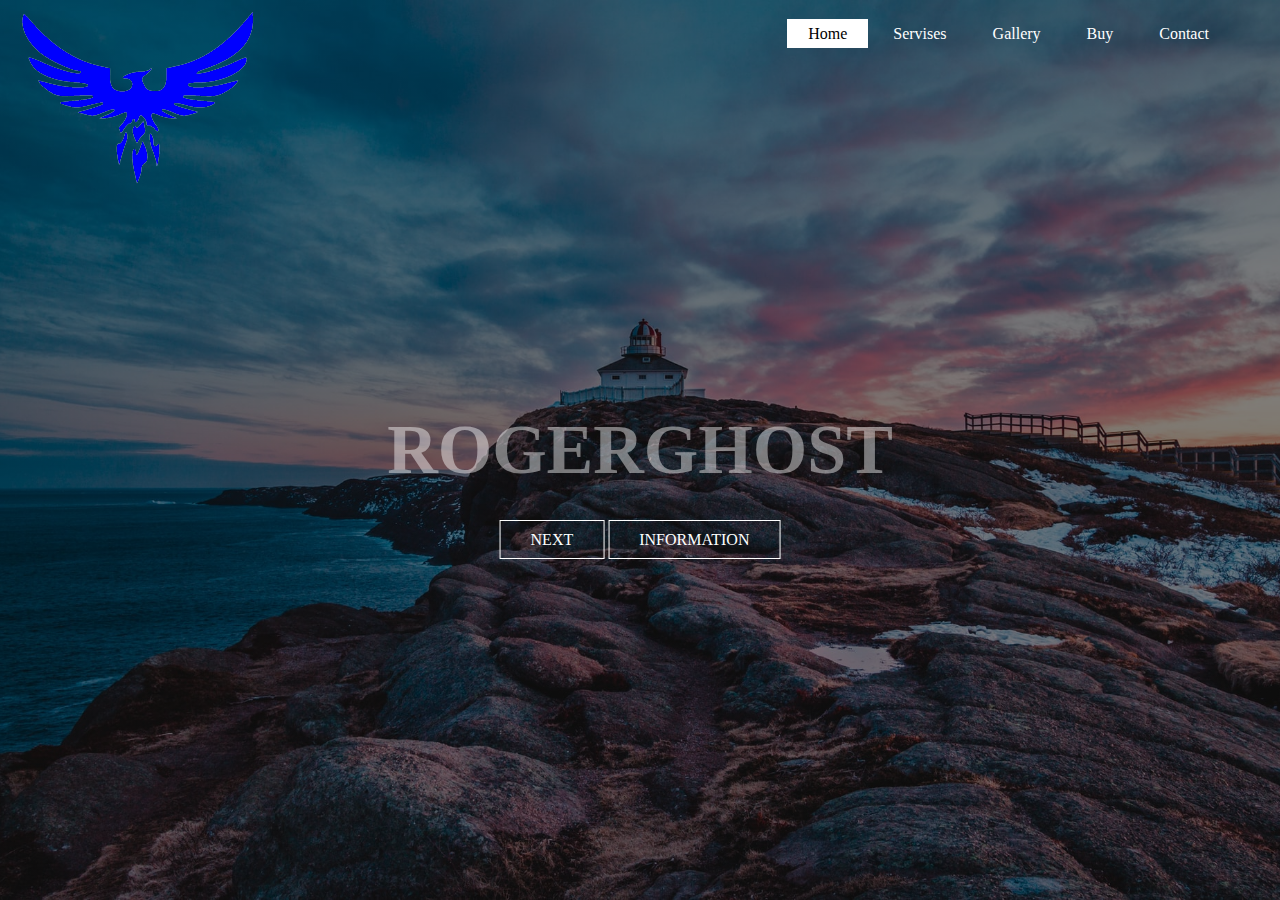
<file: index.html>
<!DOCTYPE html>
<html>
<head>
    <title>ROGERGHOST</title>
    <link rel="stylesheet" type="text/css" href="css/style.css">
</head>
<body>
  <header>
      <div class="main">
          <div class="logo">
              <img src="logo.png">
          </div>
          <ul>
              <li class="active"><a href="index.html">Home</a></li>
              <li><a href="servises.html">Servises</a></li>
              <li><a href="gallery.html">Gallery</a></li>
              <li><a href="about.html">Buy</a></li>
              <li><a href="contact.html">Contact</a></li>
          </ul>
      </div>
      <div class="title">
          <h1>ROGERGHOST</h1>
              </div>

              <div class="button">
                <a href="#" class="btn">NEXT</a>
                <a href="#" class="btn">INFORMATION</a>
            </div>
  </header> 
</body>
</html>
</file>
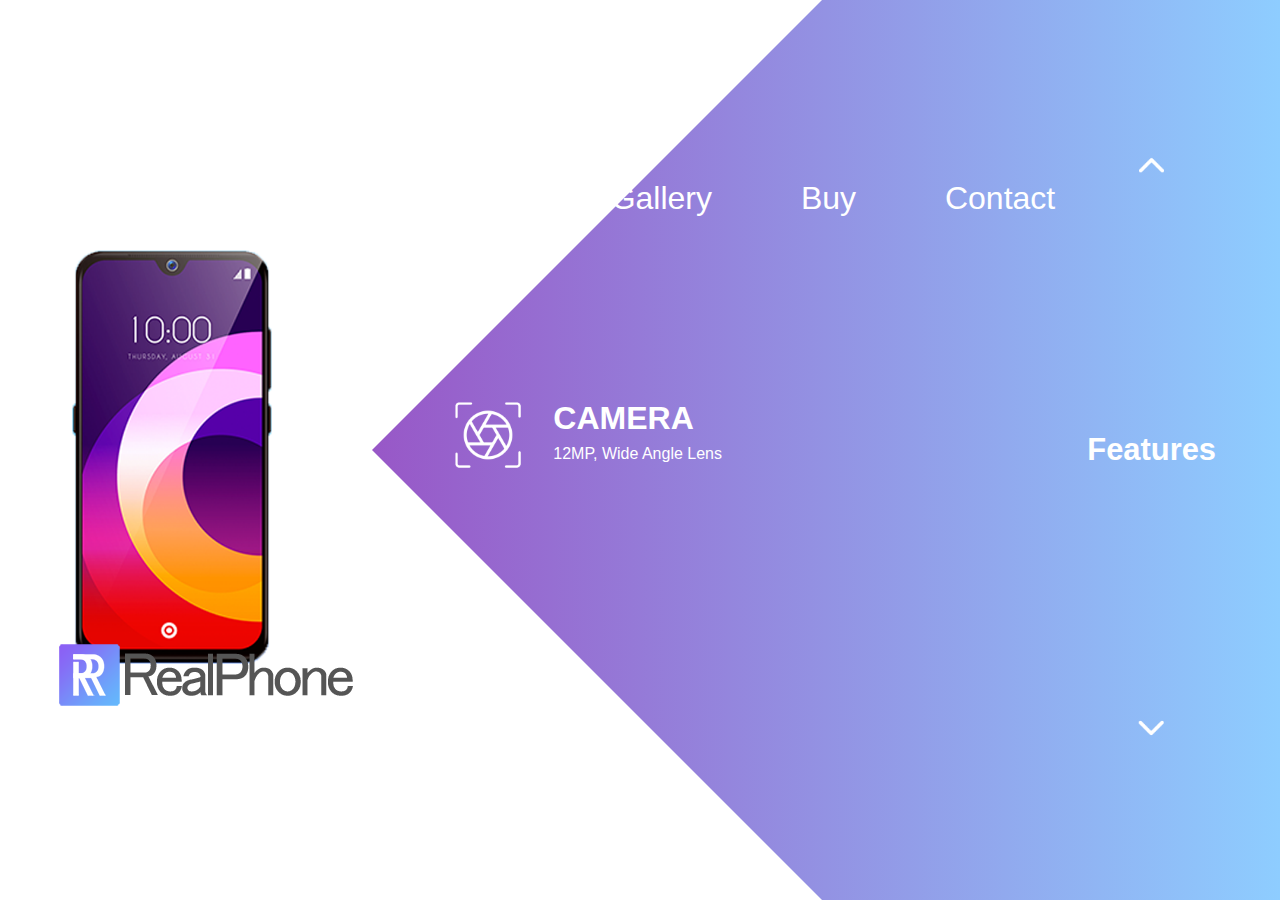
<file: about.html>
<!DOCTYPE html>
<html>

<head>
    <title>ROGERGHOST</title>
    <link rel="stylesheet" type="text/css" href="css/about.css">
    <!-- <link rel="stylesheet" href="css/style.css"> -->
</head>

<body>
    <!-- <header> -->
    <div class="main">
        <!-- <div class="logo">
              <img src="logo.png">
          </div> -->
        <nav>
            <div class="logo2">
                <img src="images/images/logo.png">
            </div>
            <div class="nav-links">
                <ul>
                    <li><a href="index.html">Home</a></li>
                    <li><a href="servises.html">Servises</a></li>
                    <li><a href="gallery.html">Gallery</a></li>
                    <li class="active"><a href="about.html">Buy</a></li>
                    <li><a href="contact.html">Contact</a></li>
                </ul>
            </div>
        </nav>

        <div class="information">
            <div class="overlay"></div>
            <img src="images/images/mobile.png" class="mobile" alt="">
            <div id="circle">
                <div class="feature one xyz">
                    <img src="images/images/camera.png" alt="">
                    <div>
                        <h1>CAMERA</h1>
                        <p>12MP, Wide Angle Lens</p>
                    </div>
                </div>
                <div class="feature two">
                    <img src="images/images/processor.png" alt="">
                    <div>
                        <h1>PROCESSOR</h1>
                        <p>Snapdragon 888</p>
                    </div>
                </div>
                <div class="feature three">
                    <img src="images/images/display.png" alt="">
                    <div>
                        <h1>DISPLAY</h1>
                        <p>6.5" Amoled screen</p>
                    </div>
                </div>
                <div class="feature four">
                    <img src="images/images/battery.png" alt="">
                    <div>
                        <h1>BATTERY</h1>
                        <p>5000mah, fast charging</p>
                    </div>
                </div>
            </div>
        </div>

        <div class="controls">
            <img src="images/images/arrow.png" id="upbtn" alt="">
            <h3>Features</h3>
            <img src="images/images/arrow.png" id="downbtn" alt="">
        </div>

    </div>

    <script>
        var circle = document.getElementById("circle");
        var upbtn = document.getElementById("upbtn");
        var downbtn = document.getElementById("downbtn");

        var rotateValue = circle.style.transform;
        var rotateSum;


        upbtn.onclick = function () {
            rotateSum = rotateValue + "rotate(-90deg)";
            circle.style.transform = rotateSum;
            rotateValue = rotateSum;
        }

        downbtn.onclick = function () {
            rotateSum = rotateValue + "rotate(90deg)";
            circle.style.transform = rotateSum;
            rotateValue = rotateSum;
        }
    </script>
    <!-- </header>  -->
</body>

</html>
</file>
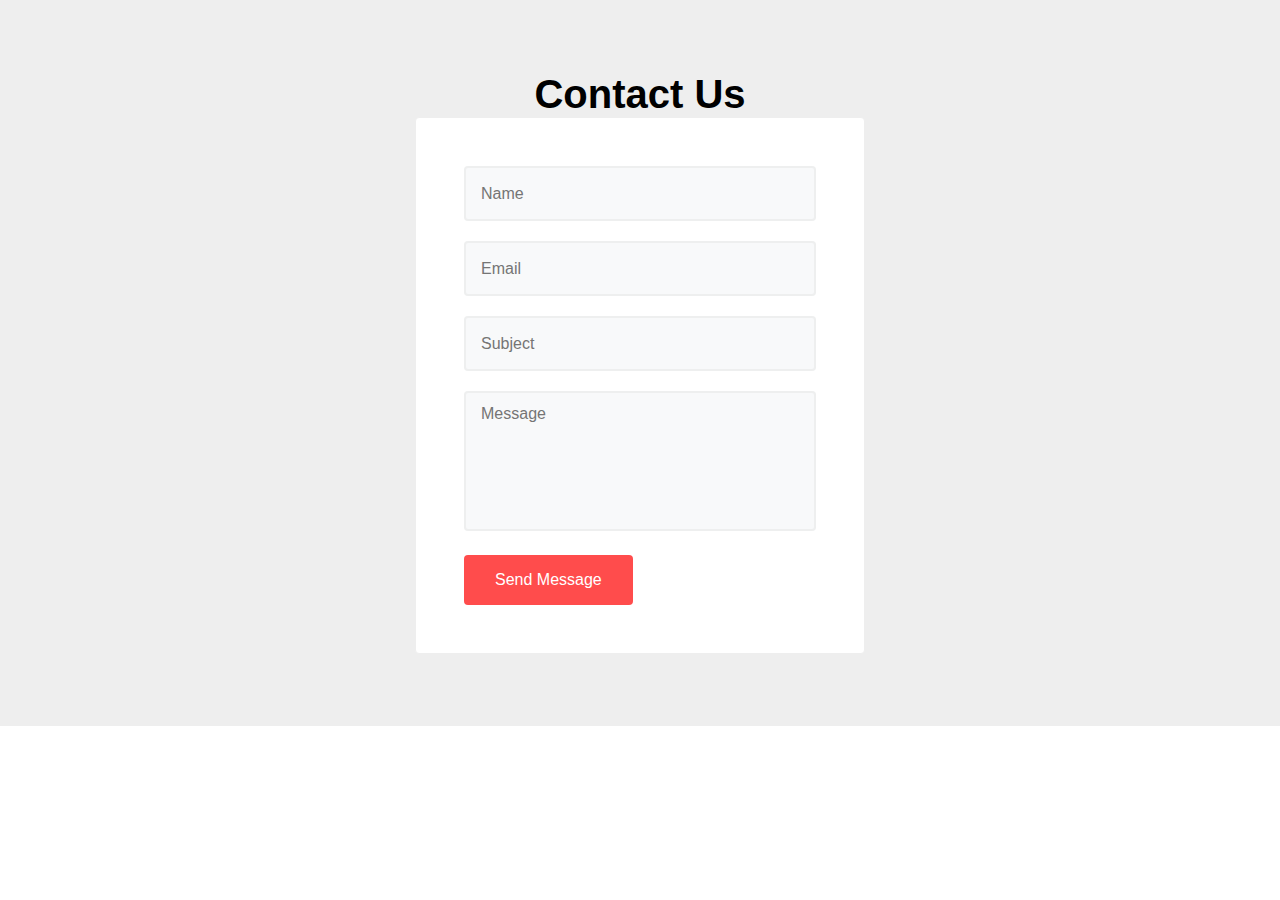
<file: contact.html>
<!DOCTYPE html>
<html lang="en">

<head>
  <meta charset="UTF-8">
  <meta name="viewport" content="width=device-width, initial-scale=1.0">
  <meta http-equiv="X-UA-Compatible" content="ie=edge">
  <title>Optimal Web : Contact Form With JS</title>
  <link rel="stylesheet" href="css/contact.css">
</head>

<body>
  <!-- contact1 -->
  <section class="w3l-simple-contact-form1">
    <div class="contact-form section-gap">
      <div class="wrapper">
        <div class="text-center">
        <h1 style="font-size: 40px; " >Contact Us</h1>
      </div>
        <div class="contact-form" style="max-width: 450px; margin: 0 auto;">
          <div class="form-mid">
            <form action="javascript:sendmail()" method="post">
              <div class="field">
                <input type="text" class="form-control" name="Name" id="Name" placeholder="Name" required="">
              </div>
              <div class="field">
                <input type="email" class="form-control" name="Sender" id="Sender" placeholder="Email"
                  required="">
              </div>
              <div class="field">
                <input type="text" class="form-control" name="Subject" id="Subject" placeholder="Subject"
                  required="">
              </div>
              <textarea name="Message" class="form-control" id="Message" placeholder="Message"
                required=""></textarea>
              <button type="submit" class="btn btn-contact">Send Message</button>
              <!-- <input type="button" class="btn btn-contact" onclick="sendmail();"  value="Send Message"> -->

            </form>
          </div>
        </div>
      </div>
    </div>
  </section>
  <!-- /contact1 -->
  
<!-- <script src="//ajax.googleapis.com/ajax/libs/jquery/1.9.1/jquery.min.js"></script> -->
<script
  src="https://code.jquery.com/jquery-2.2.4.min.js"
  integrity="sha256-BbhdlvQf/xTY9gja0Dq3HiwQF8LaCRTXxZKRutelT44="
  crossorigin="anonymous"></script>
<script src="https://smtpjs.com/v3/smtp.js"></script>
 
<script>  

     function sendmail(){
    
			var name = $('#Name').val();
			var email = $('#Sender').val();
			var subject = $('#Subject').val();
      var message = $('#Message').val();

			// var body = $('#body').val();

			var Body='Name: '+name+'<br>Email: '+email+'<br>Subject: '+subject+'<br>Message: '+message;
			//console.log(name, phone, email, message);

			Email.send({
        SecureToken:"fbf31702-bb7f-4a4e-9c1c-4ccf17ee777f",
				To: 'dashdishant1997@gmail.com',
				From: "rogerghostweb1997@gmail.com",
				Subject: "New message on contact from "+name,
				Body: Body
			}).then(
				message =>{
					//console.log (message);
					if(message=='OK'){
					alert('Your mail has been send. Thank you for connecting.');
					}
					else{
						console.error (message);
						alert('There is error at sending message. ')
						
					}

				}
			);



		}


    </script>
 </script>

</body>
</html>
</file>
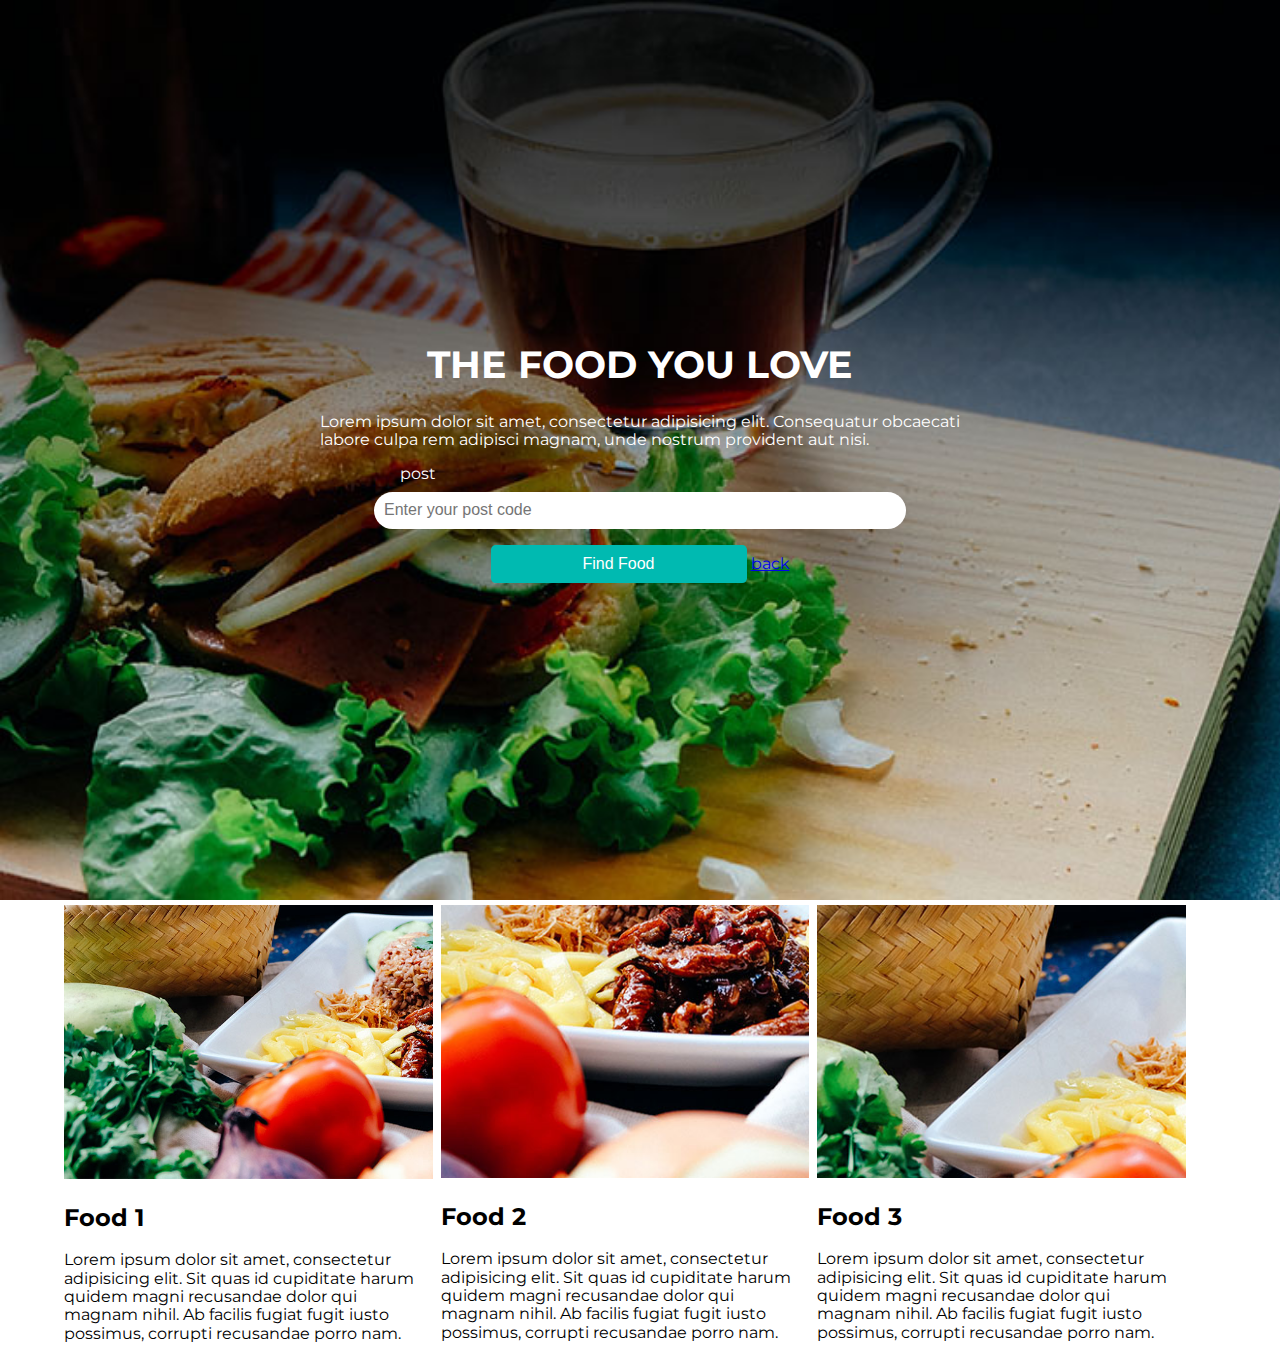
<file: index2.html>
<!DOCTYPE html>
<html lang="en">
<head>
	<meta charset="UTF-8">
	<title>Document</title>
	<link href="https://fonts.googleapis.com/css?family=Montserrat" rel="stylesheet">
	<link rel="stylesheet" href="normalize.css">
	<link rel="stylesheet" href="custom.css">
</head>
<body>
	<section class="hero_image">
		<div class="hero_wrapper">
			<h1>THE FOOD YOU LOVE</h1>
			<p>Lorem ipsum dolor sit amet, consectetur adipisicing elit. Consequatur obcaecati labore culpa rem adipisci magnam, unde nostrum provident aut nisi.</p>
			<span>post</span>
			<form class="form_code"> 

				<input class="post_code" type="text" placeholder="Enter your post code">
				<button type="submit">Find Food</button>
				<a href="servises.html">back</a>
			</form>
		</div>
	</section>

	<section class="product">
		<div class="product__list__item">
			<img class="img-responsive" src="food1.jpg" alt="">
			<h2 class="product_heading">
				Food 1
			</h2>
			<p>Lorem ipsum dolor sit amet, consectetur adipisicing elit. Sit quas id cupiditate harum quidem magni recusandae dolor qui magnam nihil. Ab facilis fugiat fugit iusto possimus, corrupti recusandae porro nam.</p>
		</div>

		<div class="product__list__item">
			<img class="img-responsive" src="food2.jpg" alt="">
			<h2 class="product_heading">
				Food 2
			</h2>
			<p>Lorem ipsum dolor sit amet, consectetur adipisicing elit. Sit quas id cupiditate harum quidem magni recusandae dolor qui magnam nihil. Ab facilis fugiat fugit iusto possimus, corrupti recusandae porro nam.</p>
		</div>
		<div class="product__list__item">
			<img class="img-responsive" src="food3.jpg" alt="">
			<h2 class="product_heading">
				Food 3
			</h2>
			<p>Lorem ipsum dolor sit amet, consectetur adipisicing elit. Sit quas id cupiditate harum quidem magni recusandae dolor qui magnam nihil. Ab facilis fugiat fugit iusto possimus, corrupti recusandae porro nam.</p>
		</div>

	</section>
</body>
</html>
</file>
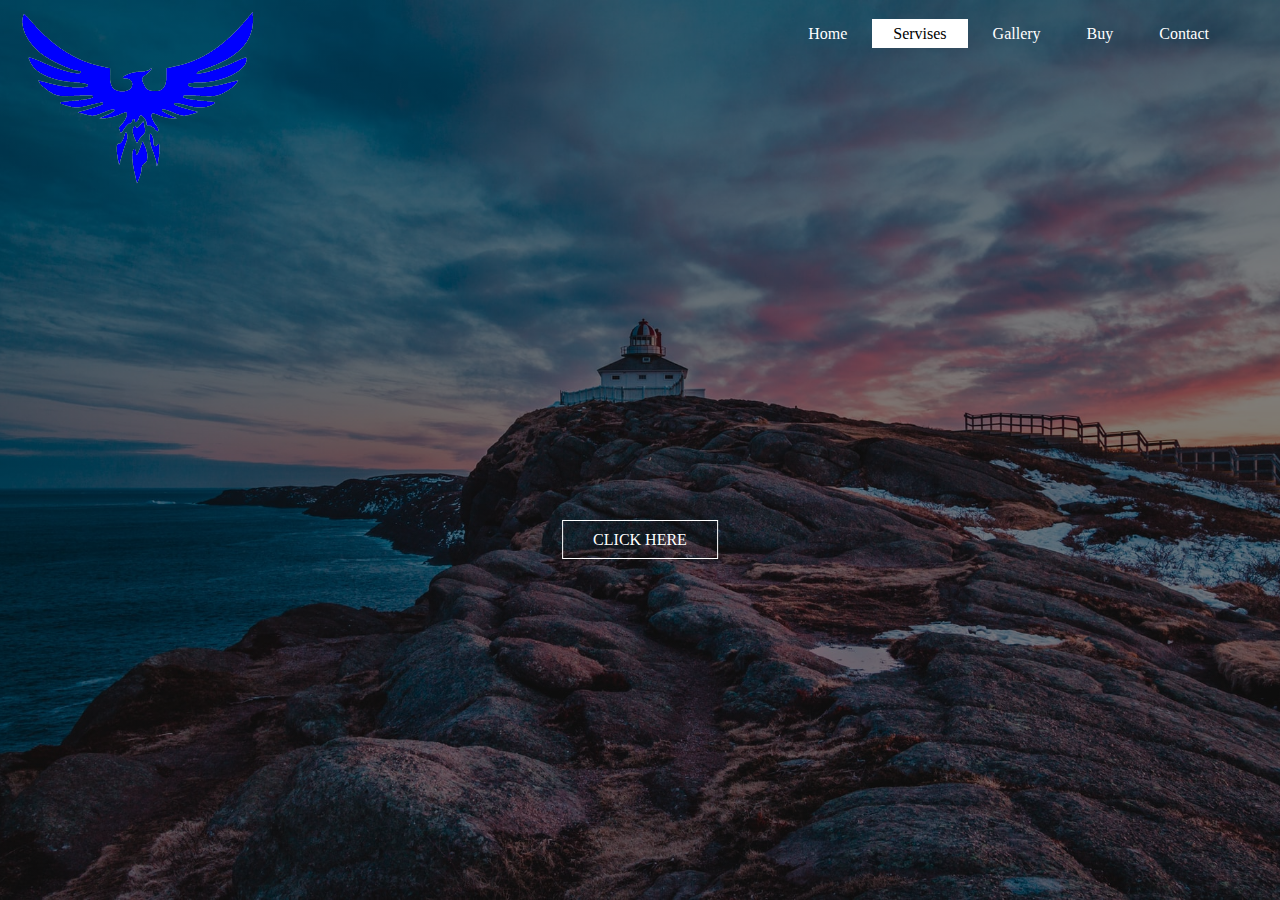
<file: servises.html>
<!DOCTYPE html>
<html>
<head>
    <title>ROGERGHOST</title>
    <link rel="stylesheet" type="text/css" href="css/style.css">
</head>
<body>
  <header>
      <div class="main">
          <div class="logo">
              <img src="logo.png">
          </div>
          <ul>
              <li><a href="index.html">Home</a></li>
              <li class="active"><a href="servises.html">Servises</a></li>
              <li><a href="gallery.html">Gallery</a></li>
              <li><a href="about.html">Buy</a></li>
              <li><a href="contact.html">Contact</a></li>
          </ul>
          <div class="button">
            <a href="index2.html" class="btn">CLICK HERE</a>
                   </div>
       </header> 
</body>
</html>
</file>
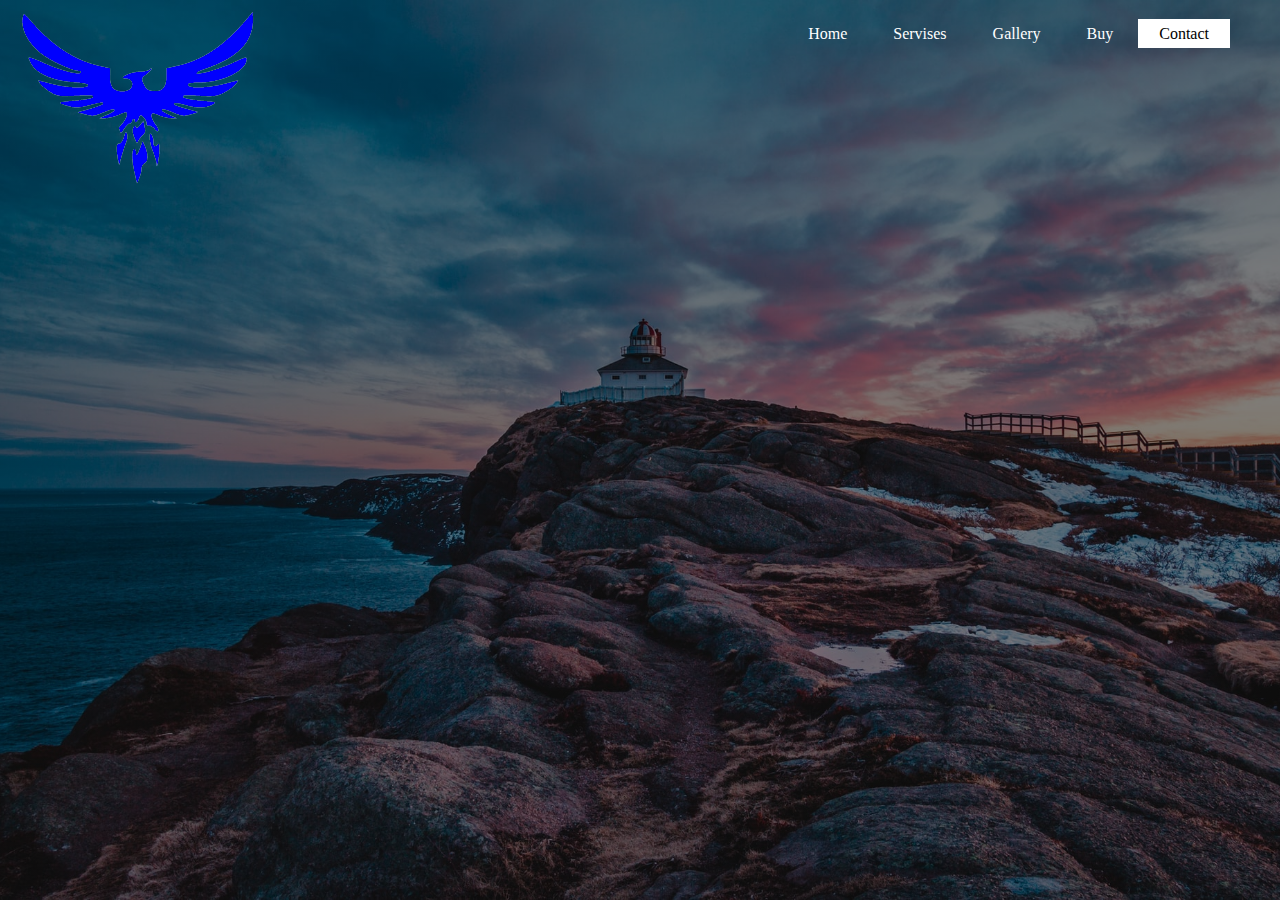
<file: 1st web/contact.html>
<!DOCTYPE html>
<html>
<head>
    <title>ROGERGHOST</title>
    <link rel="stylesheet" type="text/css" href="css/style.css">
</head>
<body>
  <header>
      <div class="main">
          <div class="logo">
              <img src="logo.png">
          </div>
          <ul>
              <li><a href="index.html">Home</a></li>
              <li><a href="servises.html">Servises</a></li>
              <li><a href="gallery.html">Gallery</a></li>
              <li><a href="about.html">Buy</a></li>
              <li class="active"><a href="contact.html">Contact</a></li>
          </ul>
      </div>
  </header> 
</body>
</html>
</file>
<file: css/style.css>
*{
    margin: 0;
    padding: 0;
    font-family: century Gothic;
}

header{
    background-image:linear-gradient(rgba(0,0,0,0.5),rgba(0,0,0,0.5)), url(../1.jpg);
    height: 100vh;
    background-size: cover;
    background-position: center;
}

ul{
position: absolute;
right: 50px;
margin-top: 25px;
}

ul li{
    display: inline-block;

}

ul li a{
    text-decoration: none;
    color: #fff;
    padding: 5px 20px;
    border: 1px solid transparent;
    transition: 0.6 ease;
}

ul li a:hover{
    background-color:#fff;
    color: #000;
}

ul li.active a{
    background-color:#fff;
    color: #000;
}

.logo img{
position: absolute;
left: 10px;
}

.main{
    max-width: 1200px;
    margin:auto;
}

.title{
    position: absolute;
    top: 50%;
    left: 50%;
    transform: translate(-50%,-50%);
 }

.title h1{
    color: rgba(255, 255, 255, 0.445);
    font-size: 70px;
}

.button{
    position: absolute;
    top: 60%;
    left: 50%;
    transform: translate(-50%,-50%);
}

.btn{
    border: 1px solid #fff;
    padding: 10px 30px;
    color: #fff;
    text-decoration: none;
    transition: 0.6s ease;
}

.btn:hover{
    background-color:#fff;
    color: #000;
}
</file>
<file: css/about.css>
*{
    margin: 0;
    padding: 0;
    font-family: sans-serif;
}
.main{
    width: 100;
    height: 100vh;
    position: relative;
    overflow: hidden;
    background: linear-gradient(to right, #9c27b0, #8ecdff);
}
.logo2{
    flex-basis: 20%;
}
.logo2 img{
    position: absolute;
    top: 45px;
    left: 155px;
    z-index: 10;
}
.nav-links{
    flex: 1;
    text-align: right;
    margin-top: 2vh;
}
.nav-links ul li{
    list-style: none;
    display: inline-block;
    margin: 0 20px;
}
.nav-links ul li a{
    color: #fff;
    text-decoration: none;
}
.information{
   width: 1000px;
   height: 1000px;
   position: absolute;
   top: 50%;
   left: -10%;
   transform: translateY(-50%); 
}
#circle{
    width: 1000px;
    height: 1000px;
    position: absolute;
    top: 0%;
    left: 0%;
    border-radius: 50%;
    transform: rotate(0deg);
    transition: 3s;
    /* background: #ccc; */
}
.feature img{
    width: 70px;
}
.feature{
    position: absolute;
    display: flex;
    color: white;
}
.feature div{
  margin-left: 30px;
}
.feature div p{
    margin-top: 8px;
}
.one{
    top: 450px;
    right: 50px;
}
.two{
    top: 150px;
    left: 350px;
    transform: rotate(-90deg);
}
.three{
    bottom: 450px;
    left: 50px;
    transform: rotate(-180deg);
}
.four{
    bottom: 150px;
    right: 350px;
    transform: rotate(-270deg);
}
.mobile{
    width: 200px;
    position: absolute;
    top: 30%;
    left: 40%;
    transform: translateY(-50);
    z-index: 1;
}
.controls{
    position: absolute;
    right: 10%;
    top: 50%;
    transform: translateY(-50%);
    text-align: center;
}
.controls h3{
    margin: 150px 0;
    color: #fff;
}
#upbtn{
    width: 15px;
    cursor: pointer;
}
#downbtn{
    width: 15px;
    cursor: pointer;
   transform: rotate(180deg);
}
.overlay{
    width: 0;
    height: 0;
    border-top: 500px solid #fff;
    border-right: 500px solid transparent;
    border-bottom: 500px solid #fff;
    border-left: 500px solid #fff;
    position: absolute;
    top: 0;
    left: 0;
}

@media only screen 
   and (min-width : 320px) {
    .logo2 img{
        position: absolute;
        top: 640px;
        left: 55px;
        z-index: 10;
    }
    .nav-links{
        flex: 1;
        text-align: center;
        margin-top: 10vh;
        zoom: 200%;
    }
    #circle{
        width: 1000px;
        height: 1000px;
        position: absolute;
        top: 0%;
        left: -10%;
        border-radius: 50%;
        transform: rotate(0deg);
        transition: 3s;
        /* background: #ccc; */
        zoom: 100%;
    }
    .mobile{
        width: 200px;
        position: absolute;
        top: 30%;
        left: 20%;
        transform: translateY(-50);
        z-index: 1;
    }
    .controls{
        position: absolute;
        right: 5%;
        top: 50%;
        transform: translateY(-50%);
        text-align: center;
        zoom: 165%;
    }
 
    .overlay{
        width: 0;
        height: 0;
        border-top: 500px solid #fff;
        border-right: 500px solid transparent;
        border-bottom: 500px solid #fff;
        border-left: 500px solid #fff;
        position: absolute;
        top: 0;
        left: -105;
    }
}
</file>
<file: css/contact.css>
body,
html {
  margin: 0;
  padding: 0;
  font-family: -apple-system, BlinkMacSystemFont, "Segoe UI", Roboto, Oxygen-Sans, Ubuntu, Cantarell, "Helvetica Neue", sans-serif;
}

textarea {
  font-family: -apple-system, BlinkMacSystemFont, "Segoe UI", Roboto, Oxygen-Sans, Ubuntu, Cantarell, "Helvetica Neue", sans-serif;
}

* {
  box-sizing: border-box;
}

.wrapper {
  width: 100%;
  padding-right: 15px;
  padding-left: 15px;
  margin-right: auto;
  margin-left: auto;
}

@media (min-width: 576px) {
  .wrapper {
    max-width: 540px;
  }
}

@media (min-width: 768px) {
  .wrapper {
    max-width: 720px;
  }
}

@media (min-width: 992px) {
  .wrapper {
    max-width: 960px;
  }
}

@media (min-width: 1200px) {
  .wrapper {
    max-width: 1140px;
  }
}


.d-grid {
  display: grid;
}

.text-center {
  text-align: center;
}

.text-left {
  text-align: left;
}

.text-right {
  text-align: right;
}

button,
select {
  outline: none;
  appearance: none;
  -webkit-appearance: none;
}

button,
.btn,
select {
  cursor: pointer;
  font-family: -apple-system, BlinkMacSystemFont, "Segoe UI", Roboto, Oxygen-Sans, Ubuntu, Cantarell, "Helvetica Neue", sans-serif;
}

a {
  text-decoration: none;
}

iframe {
  border: none;
}

h1,
h2,
h3,
h4,
h5,
h6 {
  margin: 0;
  padding: 0;
  font-family: -apple-system, BlinkMacSystemFont, "Segoe UI", Roboto, Oxygen-Sans, Ubuntu, Cantarell, "Helvetica Neue", sans-serif;
}

p {
  margin: 0;
  padding: 0;
}

/* Section top bottom gap */
.section-gap {
  padding: 4.5rem 0;
}

@media screen and (max-width:767px) {
  .section-gap {
    padding: 3.5rem 0;
  }
}

@media screen and (max-width:480px) {
  .section-gap {
    padding: 3rem 0;
  }
}

/* / Section top bottom gap */

/* title-styling */
h3.global-title {
  font-size: 40px;
  line-height: 45px;
  color: #16191e;
  margin-bottom: 50px;
  text-transform: capitalize;
}

@media screen and (max-width:767px) {
  h3.global-title {
    font-size: 40px;
    line-height: 45px;
  }
}

@media screen and (max-width:600px) {
  h3.global-title {
    font-size: 35px;
    line-height: 40px;
  }
}

@media screen and (max-width:500px) {
  h3.global-title {
    font-size: 30px;
    line-height: 35px;
  }
}

/* / title-styling */
/* simple contact form */
.contact-form {
  background: #eee;
}

.field {
  margin-bottom: 20px;
}

.form-mid {
  background: #fff;
  padding: 3rem;
  border: 1px solid #eee;
  border-radius: 4px;
}

.form-mid form input,
.form-mid form textarea {
  background: #f8f9fa;
  border: 2px solid rgba(216, 216, 216, 0.3);
  color: #777;
  font-size: 16px;
  padding: 12px 15px;
  width: 100%;
  border-radius: 4px;
  height: 55px;
}

.form-mid form textarea {
  resize: none;
  min-height: 140px;
}

.form-mid form input:focus,
.form-mid form textarea:focus {
  outline: none;
  border: 2px solid #051b35;
  background: #fff;
  box-shadow: none;
}

button.btn-contact {
  border: none;
  font-size: 16px;
  padding: 15px 30px;
  margin: 20px auto 0;
  color: #fff;
  background: #ff4c4c;
  border-color: #ff4c4c;
  display: inline-block;
  font-weight: 400;
  text-align: center;
  vertical-align: middle;
  cursor: pointer;
  -webkit-user-select: none;
  -moz-user-select: none;
  -ms-user-select: none;
  user-select: none;
  border: 1px solid transparent;
  border-radius: 0.25rem;
}

@media(max-width: 568px) {
  .form-mid {
    padding: 1.5rem;
  }
}

/* /simple contact form */
</file>
<file: custom.css>
body {
	font-family: 'Montserrat', sans-serif;
}

/* Utilty Classes*/

.img-responsive {
  max-width: 100%;
}

.hero_image {
	background: url(heroimage.jpg) no-repeat;
	-webkit-background-size: cover;
	background-size: cover;
	height: 100vh;
	position: relative;
}

.hero_wrapper {
	color:white;
	position: absolute;
	top: 50%;
	left: 50%;
	transform: translate(-50%,-50%);
}

.hero_wrapper h1 {
	font-size: 2.4rem;
	text-align: center;
}


.hero_wrapper span {
	margin-left: 5rem;
	display: inline-block;
	margin-bottom: .5rem;
}

.form_code {
	text-align: center;
}

.form_code .post_code {
	display: block;
	width: 80%;
	margin-left: auto;
	margin-right: auto;
	border-radius: 2rem;
	padding: .6rem;
	border:none;
	outline:none;
}

.form_code button {
	width: 40%;
	text-align: center;
	background-color: #00bab1;
	color: white;
	padding: .6rem;
	margin:1rem auto 0rem;
	border: none;
	border-radius: .3rem;
}


/*  Product Section */

.product {
	width: 90%;
	margin-top: .3rem;
	margin-left: auto;
	margin-right: auto;
}

.product__list__item {
	float: left;
	width: 32%;
	margin-left: .5rem;
}


.product__list__item:first-of-type {
	margin-left: 0;
}


@media screen and (max-width: 700px) {
	.product__list__item { 
		width: 100%;
		float: none;
	}
}
</file>
<file: 1st web/css/style.css>
*{
    margin: 0;
    padding: 0;
    font-family: century Gothic;
}

header{
    background-image:linear-gradient(rgba(0,0,0,0.5),rgba(0,0,0,0.5)), url(../1.jpg);
    height: 100vh;
    background-size: cover;
    background-position: center;
}

ul{
position: absolute;
right: 50px;
margin-top: 25px;
}

ul li{
    display: inline-block;

}

ul li a{
    text-decoration: none;
    color: #fff;
    padding: 5px 20px;
    border: 1px solid transparent;
    transition: 0.6 ease;
}

ul li a:hover{
    background-color:#fff;
    color: #000;
}

ul li.active a{
    background-color:#fff;
    color: #000;
}

.logo img{
position: absolute;
left: 10px;
}

.main{
    max-width: 1200px;
    margin:auto;
}

.title{
    position: absolute;
    top: 50%;
    left: 50%;
    transform: translate(-50%,-50%);
 }

.title h1{
    color: rgba(255, 255, 255, 0.445);
    font-size: 70px;
}

.button{
    position: absolute;
    top: 60%;
    left: 50%;
    transform: translate(-50%,-50%);
}

.btn{
    border: 1px solid #fff;
    padding: 10px 30px;
    color: #fff;
    text-decoration: none;
    transition: 0.6s ease;
}

.btn:hover{
    background-color:#fff;
    color: #000;
}
</file>
